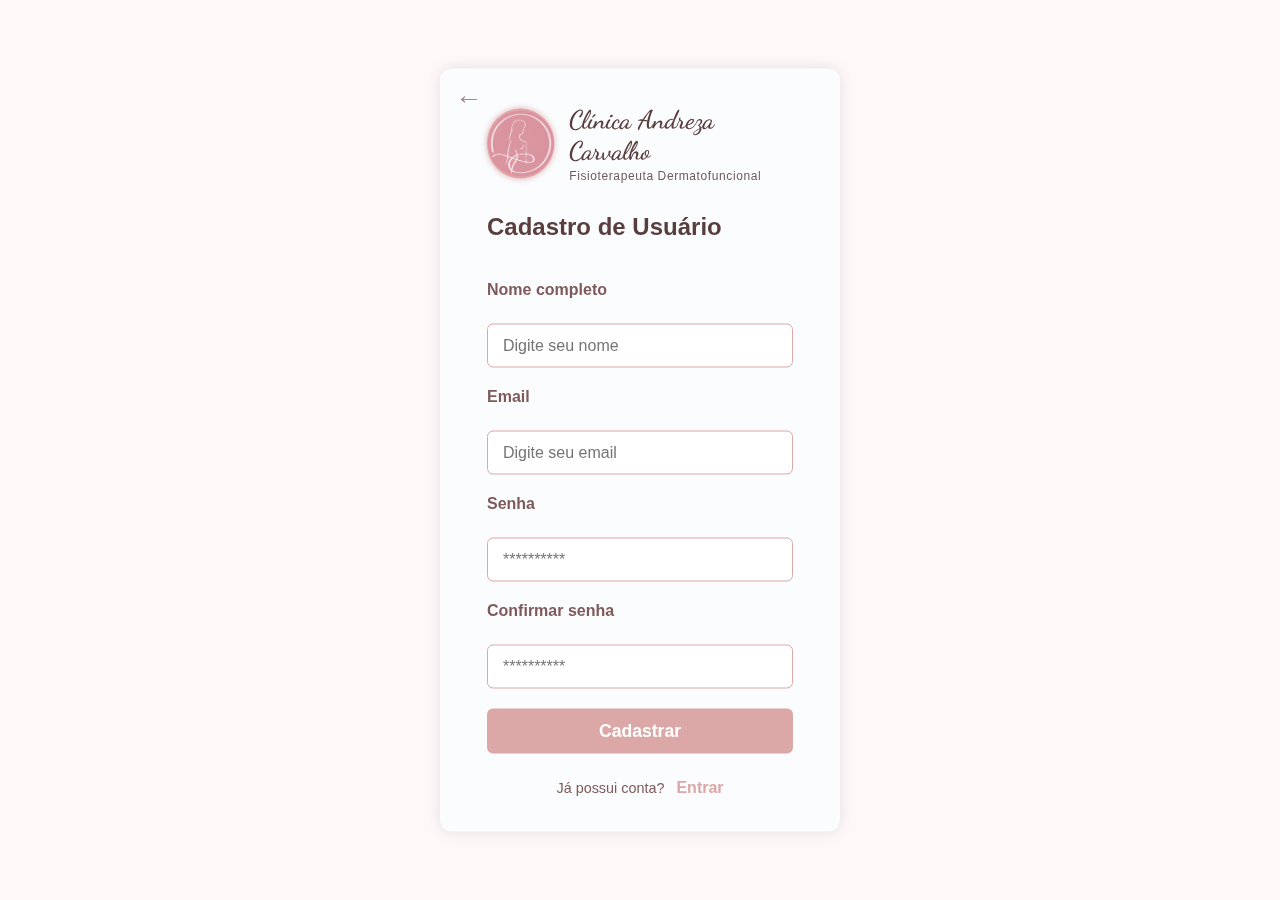
<file: clinica-andreza/src/pages/auth/cadastro/cadastro.html>
<!DOCTYPE html>
<html lang="pt-br">
<head>
  <meta charset="UTF-8" />
  <meta name="viewport" content="width=device-width, initial-scale=1" />
  <title>Cadastro - Clínica Andreza Carvalho</title>
  <link href="https://fonts.googleapis.com/css2?family=Dancing+Script&display=swap" rel="stylesheet" />
  <link rel="stylesheet" href="./cadastro.css">
</head>
<body>

  <dialog open>

    <a href="./login.html" class="back-icon">&#8592;</a>

    <div class="header">
      <div class="logo-circle">
        <img src="../../../assets/imagens-header/image/logo-clinica.png" alt="logo-clinica">
      </div>
      <div>
        <h1 class="clinic-name">Clínica Andreza Carvalho</h1>
        <p class="subtitle">Fisioterapeuta Dermatofuncional</p>
      </div>
    </div>

    <form action="/clinica-andreza/src/PhP/cadastro.php" method="POST">
      <h2 style="color:#5a3e3e; margin-bottom: 20px;">Cadastro de Usuário</h2>

      <label for="nome">Nome completo</label>
      <input type="text" id="nome" name="nome" placeholder="Digite seu nome" required />

      <label for="email">Email</label>
      <input type="email" id="email" name="email" placeholder="Digite seu email" required />

      <label for="password">Senha</label>
      <input type="password" id="password" name="password" placeholder="**********" required />

      <label for="confirm-password">Confirmar senha</label>
      <input type="password" id="confirm-password" name="confirm-password" placeholder="**********" required />

      <button type="submit" class="btn-submit">Cadastrar</button>
    </form>

    <div class="register-section">
      Já possui conta?
      <button type="button" onclick="window.location.href='../cadastro/login.html'">Entrar</button>
    </div>


  </dialog>

</body>
</html>
</file>
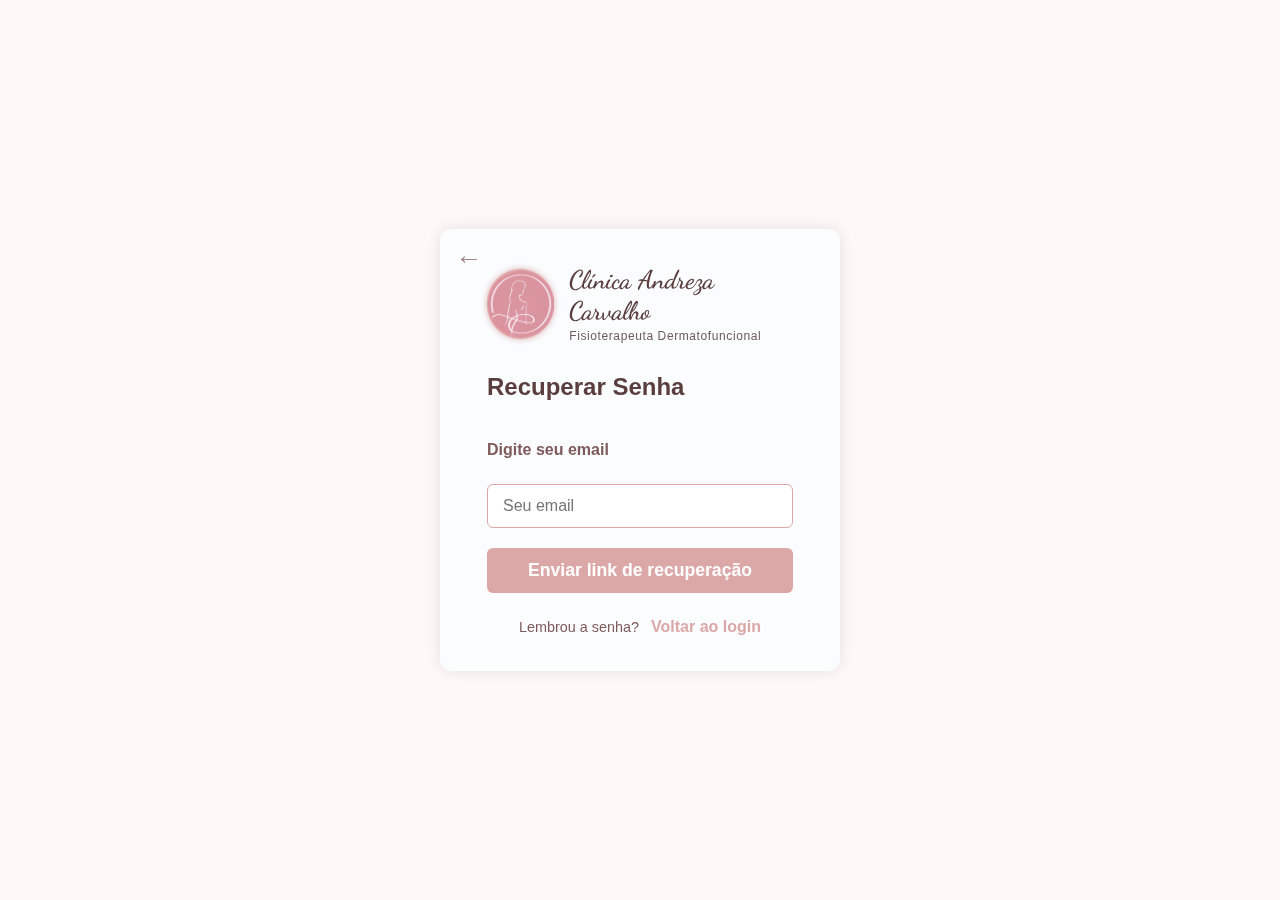
<file: clinica-andreza/src/pages/auth/cadastro/esqueceuasenha.html>
<!DOCTYPE html>
<html lang="pt-br">
<head>
  <meta charset="UTF-8" />
  <meta name="viewport" content="width=device-width, initial-scale=1" />
  <title>Recuperar Senha - Clínica Andreza Carvalho</title>
  <link href="https://fonts.googleapis.com/css2?family=Dancing+Script&display=swap" rel="stylesheet" />
  <link rel="stylesheet" href="./cadastro.css">
</head>
<body>

  <dialog open>

    <a href="./login.html" class="back-icon">
      &#8592;
    </a>

    <div class="header">
      <div class="logo-circle">
        <img src="../../../assets/imagens-header/image/logo-clinica.png" alt="logo-clinica">
      </div>
      <div>
        <h1 class="clinic-name">Clínica Andreza Carvalho</h1>
        <p class="subtitle">Fisioterapeuta Dermatofuncional</p>
      </div>
    </div>

    <form>
      <h2 style="color:#5a3e3e; margin-bottom: 20px;">Recuperar Senha</h2>

      <label for="email">Digite seu email</label>
      <input type="email" id="email" name="email" placeholder="Seu email" required />

      <button type="submit" class="btn-submit">Enviar link de recuperação</button>
    </form>

    <div class="register-section">
      Lembrou a senha?
      <button type="button" onclick="window.location.href='login.html'">Voltar ao login</button>
    </div>
  </dialog>

</body>
</html>
</file>
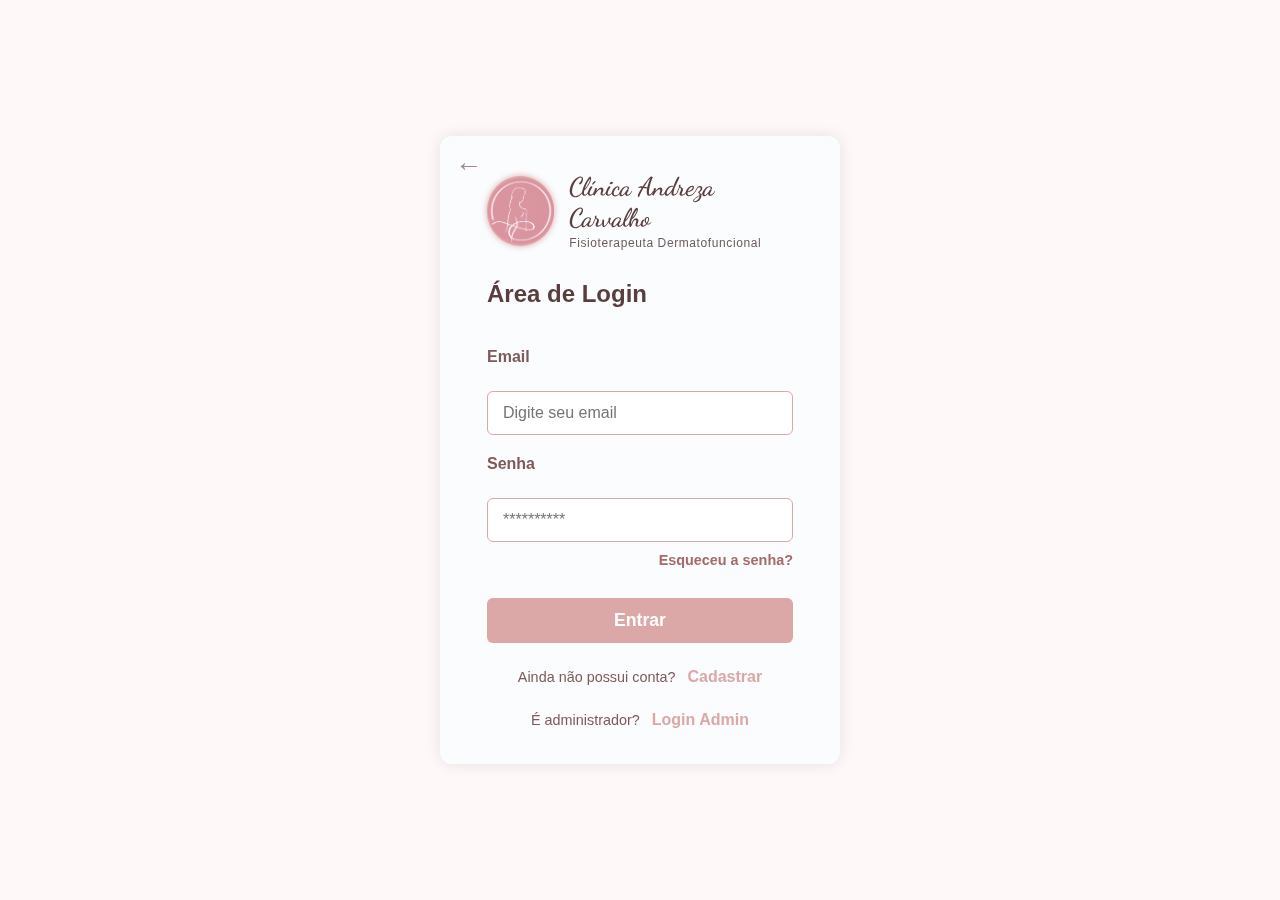
<file: clinica-andreza/src/pages/auth/cadastro/login.html>
<!DOCTYPE html>
<html lang="pt-br">
<head>
  <meta charset="UTF-8" />
  <meta name="viewport" content="width=device-width, initial-scale=1" />
  <title>Login - Clínica Andreza Carvalho</title>
  <link href="https://fonts.googleapis.com/css2?family=Dancing+Script&display=swap" rel="stylesheet" />
  <link rel="stylesheet" href="./cadastro.css">
</head>
<body>

  <dialog open>

    <a href="../../../../index.html" class="back-icon">&#8592;</a>
    
    <div class="header">
      <div class="logo-circle">
        <img src="../../../assets/imagens-header/image/logo-clinica.png" alt="logo-clinica">
      </div>
      <div>
        <h1 class="clinic-name">Clínica Andreza Carvalho</h1>
        <p class="subtitle">Fisioterapeuta Dermatofuncional</p>
      </div>
    </div>

    <form action="/clinica-andreza/src/PhP/login.php" method="POST">
      <h2 style="color:#5a3e3e; margin-bottom: 20px;">Área de Login</h2>

      <label for="email">Email</label>
      <input type="email" id="email" name="email" placeholder="Digite seu email" required />

      <label for="password">Senha</label>
      <input type="password" id="password" name="password" placeholder="**********" required />

      <button type="button" class="forgot-password" onclick="window.location.href='esqueceuasenha.html'">Esqueceu a senha?</button>

      <button type="submit" class="btn-submit">Entrar</button>
    </form>

    <!-- Links de registro e admin com mesmo estilo -->
    <div class="register-section">
      Ainda não possui conta?
      <button type="button" onclick="window.location.href='cadastro.html'">Cadastrar</button>
    </div>

    <div class="register-section">
      É administrador?
      <button type="button" onclick="window.location.href='http:/localhost/clinica-andreza/src/pages/auth/adm/login-adm.php'">Login Admin</button>
    </div>

  </dialog>

</body>
</html>
</file>
<file: clinica-andreza/src/pages/auth/cadastro/cadastro.css>
* {
    padding: 0;
    margin: 0;
    box-sizing: border-box;
    font-family: 'Segoe UI', Tahoma, Geneva, Verdana, sans-serif;
  }

  body {
    background-color: #fff8f8;
    display: flex;
    justify-content: center;
    align-items: center;
    height: 100vh;
    color: #333;
  }

  dialog {
    position: fixed;
    top: 50%;
    left: 50%;
    transform: translate(-50%, -50%);
    border-radius: 12px;
    border: none;
    box-shadow: 0 0 15px rgba(0, 0, 0, 0.1);
    width: 400px;
    background: #fafcfe;
    padding: 35px 47px;
  }

  /* Logo e topo */
  .header {
    display: flex;
    align-items: center;
    margin-bottom: 30px;
  }

  .logo-circle {
    background-color: #dca7a7;
    width: 70px;
    height: 70px;
    border-radius: 50%;
    display: flex;
    justify-content: center;
    align-items: center;
    margin-right: 15px;
    box-shadow: 0 0 6px #dca7a7;
  }

  .logo-circle svg {
    width: 40px;
    height: 40px;
    fill: white;
  }

  .clinic-name {
    font-family: 'Dancing Script', cursive;
    font-size: 1.6rem;
    font-weight: 600;
    color: #5a3e3e;
  }

  .subtitle {
    font-size: 0.75rem;
    color: #6e5b5b;
    letter-spacing: 0.05em;
    margin-top: 3px;
  }

  /* Form */
  form {
    display: flex;
    flex-direction: column;
    gap: 20px;
  }

  label {
    font-weight: 600;
    margin-bottom: 5px;
    color: #7f5a5a;
  }

  input {
    padding: 12px 15px;
    font-size: 1rem;
    border: 1px solid #dca7a7;
    border-radius: 6px;
    transition: border-color 0.3s;
  }

  input:focus {
    outline: none;
    border-color: #a66a6a;
    background-color: #fff0f0;
  }

  .btn-submit {
    background-color: #dca7a7;
    color: white;
    padding: 12px 0;
    font-size: 1.1rem;
    border-radius: 6px;
    cursor: pointer;
    transition: background-color 0.3s;
    border: none;
    font-weight: 600;
  }

  .btn-submit:hover {
    background-color: #bf8686;
  }

  .forgot-password {
    text-align: right;
    font-size: 0.9rem;
    color: #a66a6a;
    cursor: pointer;
    background: none;
    border: none;
    font-weight: 600;
    margin-top: -10px;
    margin-bottom: 10px;
  }

  .forgot-password:hover {
    text-decoration: underline;
  }

  .register-section {
    margin-top: 25px;
    font-size: 0.9rem;
    text-align: center;
    color: #7f5a5a;
  }

  .register-section button {
    background: none;
    border: none;
    color: #dca7a7;
    font-weight: 700;
    cursor: pointer;
    margin-left: 8px;
    font-size: 1rem;
  }

  .register-section button:hover {
    text-decoration: underline;
  }
  
  img {
    height: 10vh;
    display: flex;
    justify-content: center;
    align-items: center;
    padding: 12px 0;

  }

  .back-icon {
    position: absolute;
    top: 10px;
    left: 15px;
    font-size: 1.7rem;
    color: #7f5a5a;
    opacity: 0.7;
    text-decoration: none;
    transition: opacity 0.25s, transform 0.25s;
  }
  
  .back-icon:hover {
    opacity: 0.9;
    transform: translateX(-2px);
  }
</file>
